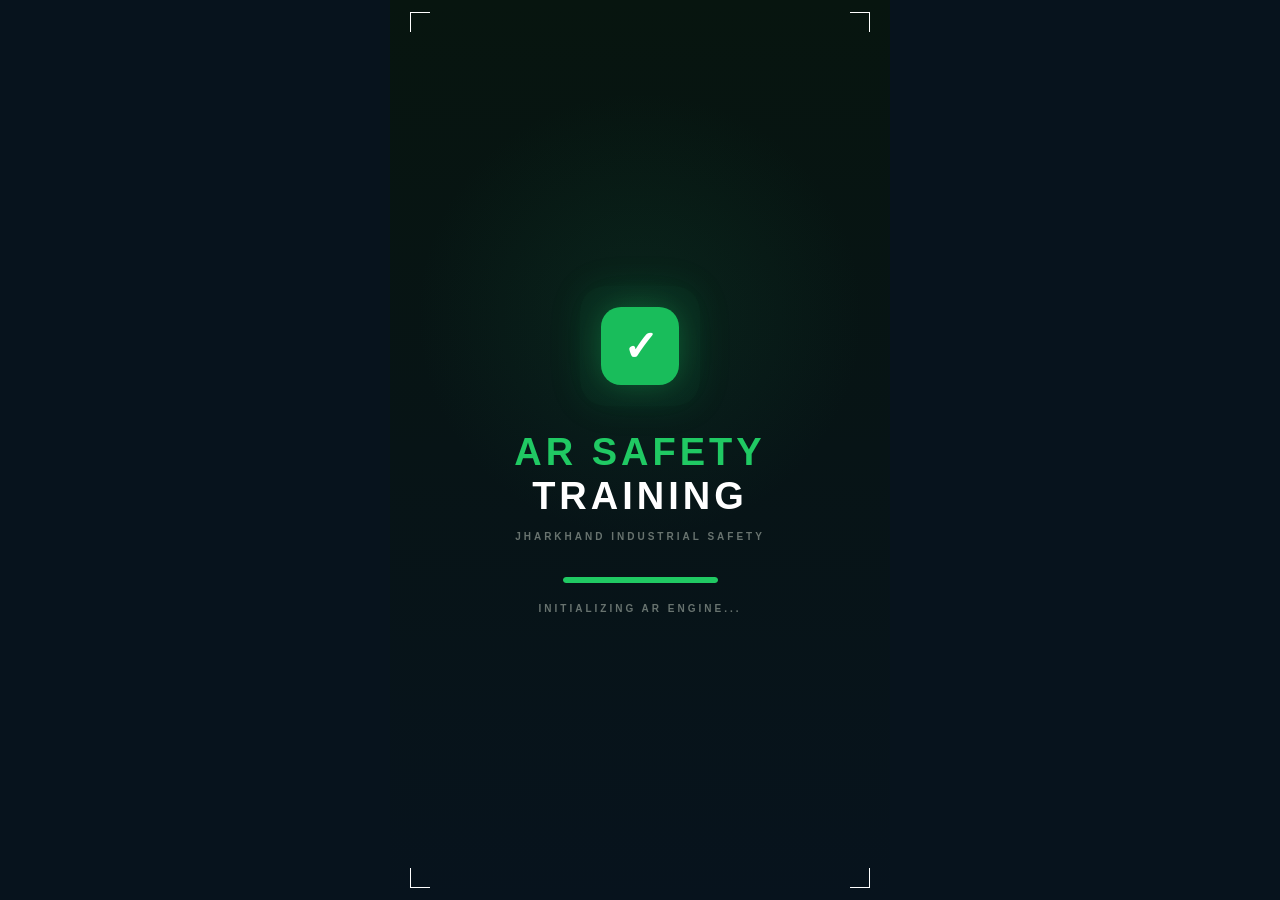
<file: index.html>
<!DOCTYPE html>
<html lang="en">
<head>
    <meta charset="UTF-8">
    <meta name="viewport" content="width=device-width, initial-scale=1.0">
    <title>AR Safety Training</title>
    <link rel="stylesheet" href="splash.css">
</head>

<body>

<div class="splash-container">

    <div class="corner top-left"></div>
    <div class="corner top-right"></div>
    <div class="corner bottom-left"></div>
    <div class="corner bottom-right"></div>

    <div class="shield-box">
        <div class="shield">✓</div>
    </div>

    <h1>
        <span>AR SAFETY</span><br>
        TRAINING
    </h1>

    <p class="subtitle">JHARKHAND INDUSTRIAL SAFETY</p>

    <div class="progress-container">
        <div class="progress-bar"></div>
    </div>

    <p class="loading-text">INITIALIZING AR ENGINE...</p>

</div>

<script>
    setTimeout(function () {
        window.location.href = "auth.html";
    }, 10000);
</script>

</body>
</html>
</file>
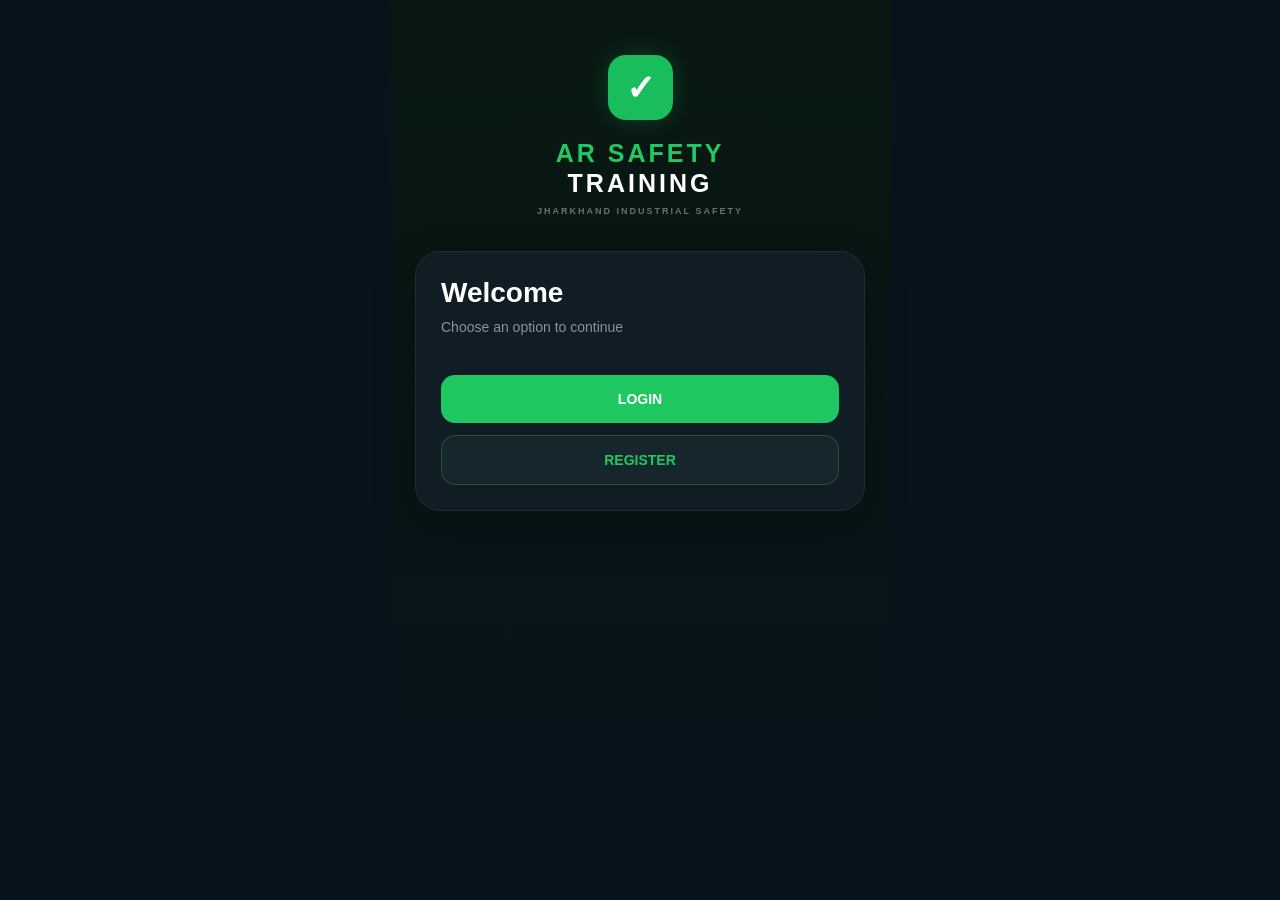
<file: auth.html>
<!DOCTYPE html>
<html lang="en">
<head>
    <meta charset="UTF-8">
    <meta name="viewport" content="width=device-width, initial-scale=1.0">
    <title>AR Safety Training - Login</title>
    <link rel="stylesheet" href="auth.css">
</head>

<body>

<div class="app">

    <div class="logo-section">
        <div class="logo-box">✓</div>

        <h1>
            <span>AR SAFETY</span><br>
            TRAINING
        </h1>

        <p>JHARKHAND INDUSTRIAL SAFETY</p>
    </div>

    <!-- LOGIN / REGISTER SELECTION -->

    <div id="choiceScreen" class="screen">

        <h2>Welcome</h2>

        <p class="description">
            Choose an option to continue
        </p>

        <button class="primary-btn" onclick="showLogin()">
            LOGIN
        </button>

        <button class="secondary-btn" onclick="showRegister()">
            REGISTER
        </button>

    </div>


    <!-- LOGIN SCREEN -->

    <div id="loginScreen" class="screen hidden">

        <button class="back-btn" onclick="showChoice()">← Back</button>

        <h2>Login</h2>

        <p class="description">
            Login using your registered email or phone number
        </p>

        <label>Email or Phone Number</label>

        <input
            type="text"
            id="loginIdentifier"
            placeholder="Enter email or phone number"
        >

        <label>Password</label>

        <input
            type="password"
            id="loginPassword"
            placeholder="Enter password"
        >

        <p id="loginError" class="error"></p>

        <button class="primary-btn" onclick="loginUser()">
            LOGIN
        </button>

        <p class="switch-text">
            Don't have an account?
            <span onclick="showRegister()">Register</span>
        </p>

    </div>


    <!-- REGISTER SCREEN -->

    <div id="registerScreen" class="screen hidden">

        <button class="back-btn" onclick="showChoice()">← Back</button>

        <h2>Create Account</h2>

        <p class="description">
            Register to start your safety training
        </p>

        <label>Full Name</label>

        <input
            type="text"
            id="registerName"
            placeholder="Enter your full name"
        >

        <label>Username</label>

        <input
            type="text"
            id="registerUsername"
            placeholder="Choose a unique username"
        >

        <small>
            Username must be unique
        </small>

        <label>Email ID</label>

        <input
            type="email"
            id="registerEmail"
            placeholder="example@email.com"
        >

        <label>Phone Number</label>

        <input
            type="tel"
            id="registerPhone"
            placeholder="10 digit phone number"
            maxlength="10"
        >

        <p class="verify-note">
            At least one valid Email ID or Phone Number is required.
        </p>

        <button class="primary-btn" onclick="verifyContact()">
            VERIFY EMAIL / PHONE
        </button>

        <p id="registerError" class="error"></p>

    </div>


    <!-- OTP SCREEN -->

    <div id="otpScreen" class="screen hidden">

        <button class="back-btn" onclick="showRegister()">← Back</button>

        <h2>Verify Contact</h2>

        <p class="description">
            Enter the OTP sent to your verified contact
        </p>

        <div class="otp-demo">
            Demo OTP:
            <strong id="demoOtp"></strong>
        </div>

        <input
            type="text"
            id="otpInput"
            placeholder="Enter 6 digit OTP"
            maxlength="6"
        >

        <p id="otpError" class="error"></p>

        <button class="primary-btn" onclick="verifyOtp()">
            VERIFY OTP
        </button>

    </div>


    <!-- PASSWORD SCREEN -->

    <div id="passwordScreen" class="screen hidden">

        <h2>Set Password</h2>

        <p class="description">
            Create a strong password for your account
        </p>

        <label>Password</label>

        <input
            type="password"
            id="newPassword"
            placeholder="Create password"
        >

        <div class="password-rules">
            <p id="ruleLength">✗ At least 8 characters</p>
            <p id="ruleLetter">✗ At least 1 alphabet</p>
            <p id="ruleNumber">✗ At least 1 number</p>
            <p id="ruleSpecial">✗ At least 1 special character</p>
        </div>

        <label>Confirm Password</label>

        <input
            type="password"
            id="confirmPassword"
            placeholder="Re-enter password"
        >

        <p id="passwordError" class="error"></p>

        <button class="primary-btn" onclick="completeRegistration()">
            CREATE ACCOUNT
        </button>

    </div>

</div>

<script src="auth.js"></script>

</body>
</html>
</file>
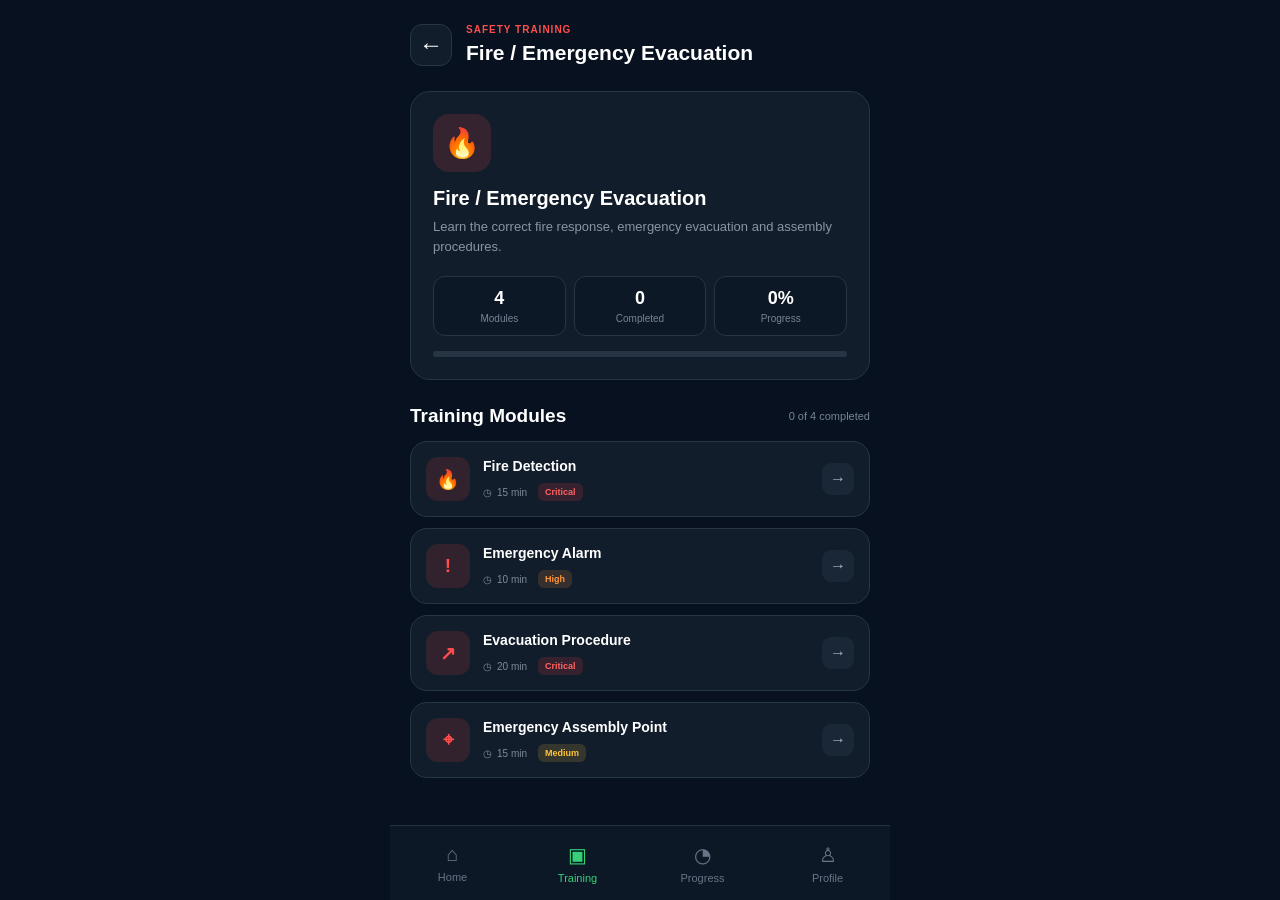
<file: fire-emergency.html>
<!DOCTYPE html>
<html lang="en">
<head>
    <meta charset="UTF-8">
    <meta name="viewport" content="width=device-width, initial-scale=1.0">
    <title>Fire Emergency Evacuation</title>
    <link rel="stylesheet" href="scenario.css">
</head>

<body>

<div class="app-container">

    <header class="header">

        <button class="back-btn" onclick="goBack()">←</button>

        <div>
            <p class="page-label fire-label">SAFETY TRAINING</p>
            <h1>Fire / Emergency Evacuation</h1>
        </div>

    </header>


    <main>

        <!-- Scenario Banner -->
        <section class="scenario-banner fire-theme">

            <div class="scenario-icon fire-icon">🔥</div>

            <div class="banner-content">

                <h2>Fire / Emergency Evacuation</h2>

                <p>
                    Learn the correct fire response, emergency evacuation
                    and assembly procedures.
                </p>

                <div class="stats-row">

                    <div class="info-box">
                        <strong>4</strong>
                        <span>Modules</span>
                    </div>

                    <div class="info-box">
                        <strong>0</strong>
                        <span>Completed</span>
                    </div>

                    <div class="info-box">
                        <strong>0%</strong>
                        <span>Progress</span>
                    </div>

                </div>

                <div class="progress-bar">
                    <div class="progress fire-progress"></div>
                </div>

            </div>

        </section>


        <!-- Modules -->
        <section class="modules-section">

            <div class="section-heading">
                <h2>Training Modules</h2>
                <span>0 of 4 completed</span>
            </div>


            <div class="module-card"
                 onclick="openInstructions('Fire Detection')">

                <div class="module-icon fire-module-icon">🔥</div>

                <div class="module-details">
                    <h3>Fire Detection</h3>

                    <div class="module-meta">
                        <span>◷</span>
                        <span>15 min</span>
                        <span class="priority critical">Critical</span>
                    </div>
                </div>

                <div class="module-action">→</div>

            </div>


            <div class="module-card"
                 onclick="openInstructions('Emergency Alarm')">

                <div class="module-icon fire-module-icon">!</div>

                <div class="module-details">
                    <h3>Emergency Alarm</h3>

                    <div class="module-meta">
                        <span>◷</span>
                        <span>10 min</span>
                        <span class="priority high">High</span>
                    </div>
                </div>

                <div class="module-action">→</div>

            </div>


            <div class="module-card"
                 onclick="openInstructions('Evacuation Procedure')">

                <div class="module-icon fire-module-icon">↗</div>

                <div class="module-details">
                    <h3>Evacuation Procedure</h3>

                    <div class="module-meta">
                        <span>◷</span>
                        <span>20 min</span>
                        <span class="priority critical">Critical</span>
                    </div>
                </div>

                <div class="module-action">→</div>

            </div>


            <div class="module-card"
                 onclick="openInstructions('Emergency Assembly Point')">

                <div class="module-icon fire-module-icon">⌖</div>

                <div class="module-details">
                    <h3>Emergency Assembly Point</h3>

                    <div class="module-meta">
                        <span>◷</span>
                        <span>15 min</span>
                        <span class="priority medium">Medium</span>
                    </div>
                </div>

                <div class="module-action">→</div>

            </div>

        </section>

    </main>


    <nav class="bottom-nav">

        <div class="nav-item" onclick="goHome()">
            <span>⌂</span>
            <p>Home</p>
        </div>

        <div class="nav-item active fire-active">
            <span>▣</span>
            <p>Training</p>
        </div>

        <div class="nav-item">
            <span>◔</span>
            <p>Progress</p>
        </div>

        <div class="nav-item">
            <span>♙</span>
            <p>Profile</p>
        </div>

    </nav>

</div>


<script>

function goBack() {
    window.location.href = "training.html";
}

function goHome() {
    window.location.href = "home.html";
}

function openInstructions(module) {

    localStorage.setItem("selectedModule", module);
    localStorage.setItem("selectedScenario", "Fire / Emergency Evacuation");

    window.location.href = "instructions.html";
}

</script>

</body>
</html>
</file>
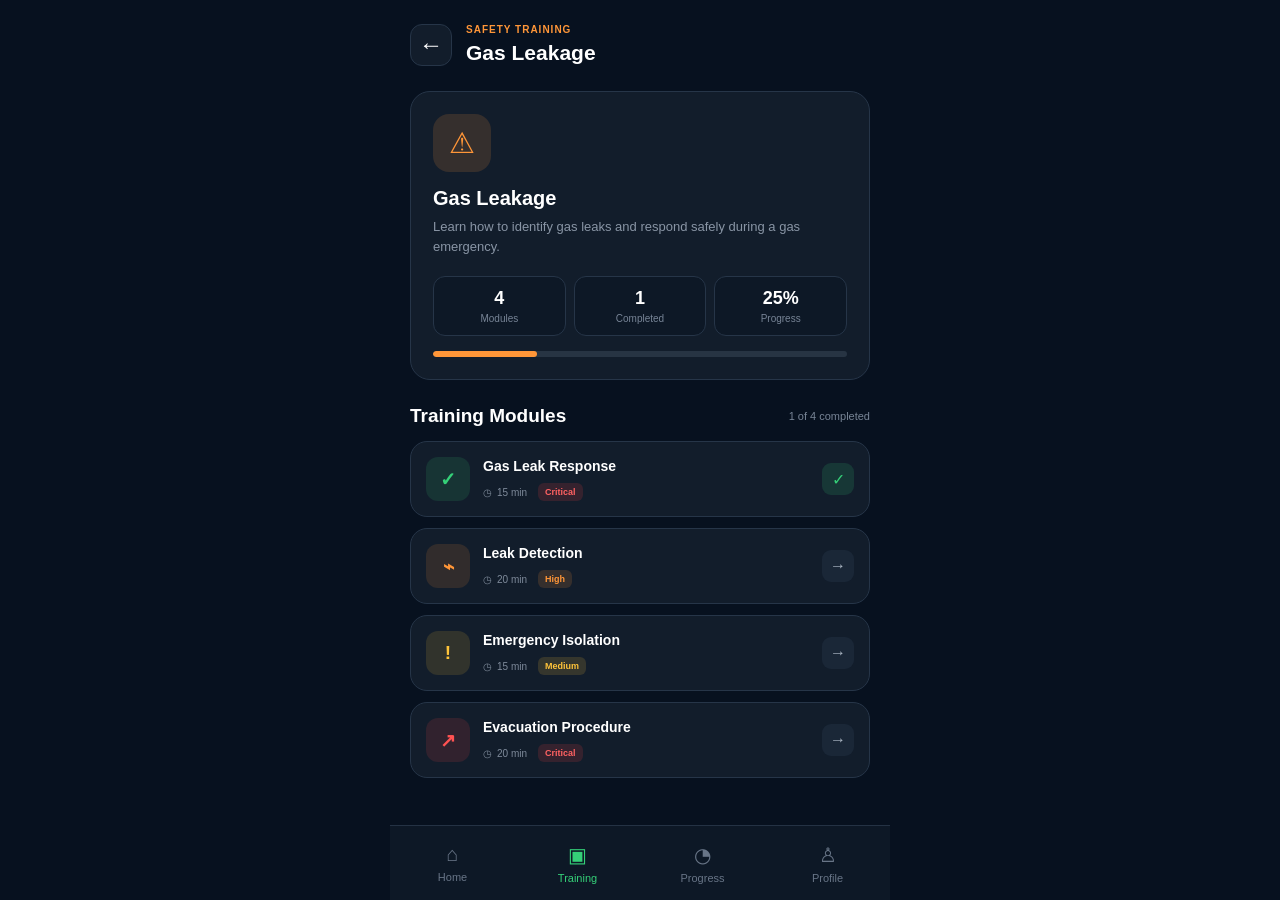
<file: gas-leakage.html>
<!DOCTYPE html>
<html lang="en">
<head>
    <meta charset="UTF-8">
    <meta name="viewport" content="width=device-width, initial-scale=1.0">
    <title>Gas Leakage</title>
    <link rel="stylesheet" href="scenario.css">
</head>

<body>

<div class="app-container">

    <header class="header">
        <button class="back-btn" onclick="goBack()">←</button>

        <div>
            <p class="page-label">SAFETY TRAINING</p>
            <h1>Gas Leakage</h1>
        </div>
    </header>


    <main>

        <!-- Scenario Banner -->
        <section class="scenario-banner gas-theme">

            <div class="scenario-icon">⚠</div>

            <div class="banner-content">
                <h2>Gas Leakage</h2>

                <p>
                    Learn how to identify gas leaks and respond safely
                    during a gas emergency.
                </p>

                <div class="stats-row">

                    <div class="info-box">
                        <strong>4</strong>
                        <span>Modules</span>
                    </div>

                    <div class="info-box">
                        <strong>1</strong>
                        <span>Completed</span>
                    </div>

                    <div class="info-box">
                        <strong>25%</strong>
                        <span>Progress</span>
                    </div>

                </div>

                <div class="progress-bar">
                    <div class="progress gas-progress"></div>
                </div>

            </div>

        </section>


        <!-- Modules -->
        <section class="modules-section">

            <div class="section-heading">
                <h2>Training Modules</h2>
                <span>1 of 4 completed</span>
            </div>


            <div class="module-card completed"
                 onclick="openInstructions('Gas Leak Response')">

                <div class="module-icon completed-icon">✓</div>

                <div class="module-details">
                    <h3>Gas Leak Response</h3>

                    <div class="module-meta">
                        <span>◷</span>
                        <span>15 min</span>
                        <span class="priority critical">Critical</span>
                    </div>
                </div>

                <div class="module-action completed-action">✓</div>

            </div>


            <div class="module-card"
                 onclick="openInstructions('Leak Detection')">

                <div class="module-icon gas-icon">⌁</div>

                <div class="module-details">
                    <h3>Leak Detection</h3>

                    <div class="module-meta">
                        <span>◷</span>
                        <span>20 min</span>
                        <span class="priority high">High</span>
                    </div>
                </div>

                <div class="module-action">→</div>

            </div>


            <div class="module-card"
                 onclick="openInstructions('Emergency Isolation')">

                <div class="module-icon medium-icon">!</div>

                <div class="module-details">
                    <h3>Emergency Isolation</h3>

                    <div class="module-meta">
                        <span>◷</span>
                        <span>15 min</span>
                        <span class="priority medium">Medium</span>
                    </div>
                </div>

                <div class="module-action">→</div>

            </div>


            <div class="module-card"
                 onclick="openInstructions('Evacuation Procedure')">

                <div class="module-icon danger-icon">↗</div>

                <div class="module-details">
                    <h3>Evacuation Procedure</h3>

                    <div class="module-meta">
                        <span>◷</span>
                        <span>20 min</span>
                        <span class="priority critical">Critical</span>
                    </div>
                </div>

                <div class="module-action">→</div>

            </div>

        </section>

    </main>


    <nav class="bottom-nav">

        <div class="nav-item" onclick="goHome()">
            <span>⌂</span>
            <p>Home</p>
        </div>

        <div class="nav-item active">
            <span>▣</span>
            <p>Training</p>
        </div>

        <div class="nav-item">
            <span>◔</span>
            <p>Progress</p>
        </div>

        <div class="nav-item">
            <span>♙</span>
            <p>Profile</p>
        </div>

    </nav>

</div>


<script>

function goBack() {
    window.location.href = "training.html";
}

function goHome() {
    window.location.href = "home.html";
}

function openInstructions(module) {
    localStorage.setItem("selectedModule", module);
    localStorage.setItem("selectedScenario", "Gas Leakage");

    window.location.href = "instructions.html";
}

</script>

</body>
</html>
</file>
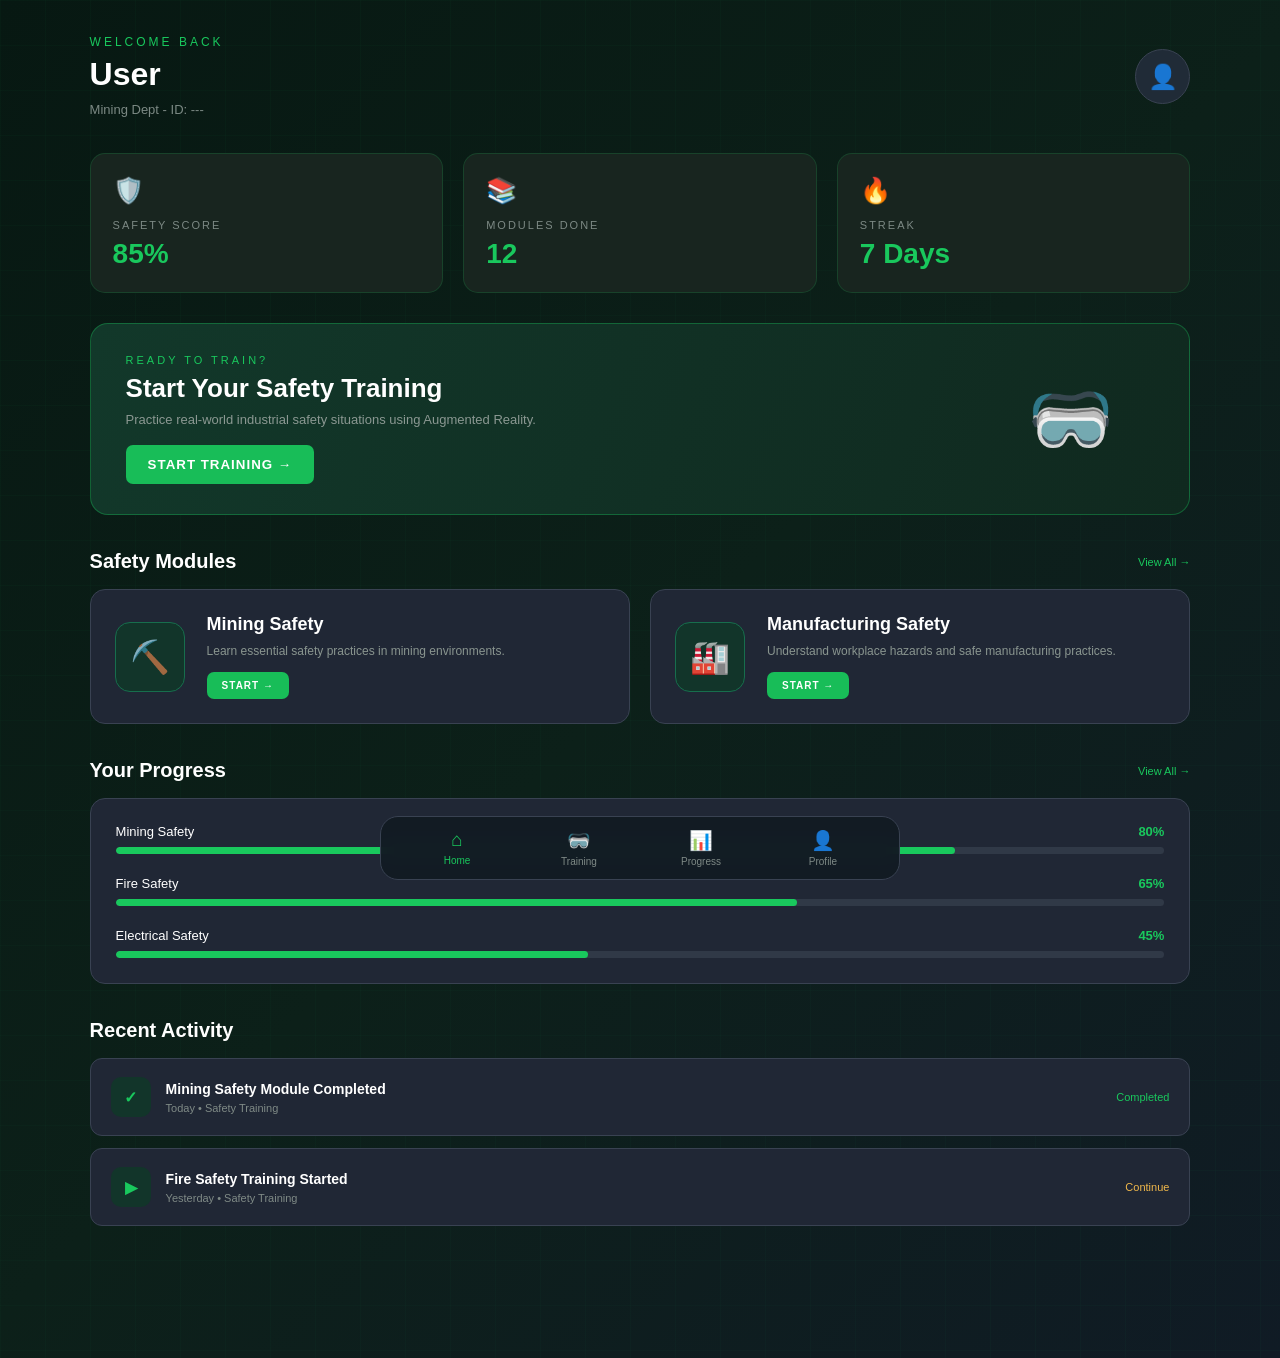
<file: home.html>
<!DOCTYPE html>
<html lang="en">

<head>

    <meta charset="UTF-8">
    <meta name="viewport" content="width=device-width, initial-scale=1.0">

    <title>AR Safety Training</title>

    <link rel="stylesheet" href="home.css">

</head>

<body>

<div class="home-screen">

    <!-- HEADER -->
    <header class="header">

        <div class="welcome">

            <p id="welcomeText">WELCOME BACK</p>

            <h1 id="userName">User</h1>

            <span>
                <span id="departmentText">Mining Dept - ID:</span>
                <span id="userId">---</span>
            </span>

        </div>

        <div class="profile-avatar">
            👤
        </div>

    </header>


    <!-- STATISTICS -->

    <section class="statistics">

        <div class="stat-card">
            <div class="stat-icon">🛡️</div>
            <p id="scoreText">SAFETY SCORE</p>
            <h2>85%</h2>
        </div>

        <div class="stat-card">
            <div class="stat-icon">📚</div>
            <p id="modulesText">MODULES DONE</p>
            <h2>12</h2>
        </div>

        <div class="stat-card">
            <div class="stat-icon">🔥</div>
            <p id="streakText">STREAK</p>
            <h2 id="daysText">7 Days</h2>
        </div>

    </section>


    <!-- START TRAINING -->

    <section class="training-banner">

        <div class="training-content">

            <p id="readyText">READY TO TRAIN?</p>

            <h2 id="trainingTitle">
                Start Your Safety Training
            </h2>

            <span id="trainingDescription">
                Practice real-world industrial safety situations
                using Augmented Reality.
            </span>

            <button onclick="startTraining()" id="startButton">
                START TRAINING →
            </button>

        </div>

        <div class="training-icon">
            🥽
        </div>

    </section>


    <!-- SAFETY MODULES -->

    <section class="section">

        <div class="section-heading">

            <h2 id="modulesTitle">
                Safety Modules
            </h2>

            <span id="viewAllModules">
                View All →
            </span>

        </div>


        <div class="module-container">

            <div class="module-card">

                <div class="module-icon">
                    ⛏️
                </div>

                <div class="module-info">

                    <h3 id="miningTitle">
                        Mining Safety
                    </h3>

                    <p id="miningDescription">
                        Learn essential safety practices
                        in mining environments.
                    </p>

                    <button id="miningButton">
                        START →
                    </button>

                </div>

            </div>


            <div class="module-card">

                <div class="module-icon">
                    🏭
                </div>

                <div class="module-info">

                    <h3 id="manufacturingTitle">
                        Manufacturing Safety
                    </h3>

                    <p id="manufacturingDescription">
                        Understand workplace hazards
                        and safe manufacturing practices.
                    </p>

                    <button id="manufacturingButton">
                        START →
                    </button>

                </div>

            </div>

        </div>

    </section>


    <!-- YOUR PROGRESS -->

    <section class="section">

        <div class="section-heading">

            <h2 id="progressTitle">
                Your Progress
            </h2>

            <span id="viewAllProgress">
                View All →
            </span>

        </div>


        <div class="progress-card">

            <div class="progress-item">

                <div class="progress-title">

                    <span id="miningProgress">
                        Mining Safety
                    </span>

                    <b>80%</b>

                </div>

                <div class="progress-bar">

                    <div class="progress-fill"
                         style="width:80%">
                    </div>

                </div>

            </div>


            <div class="progress-item">

                <div class="progress-title">

                    <span id="fireProgress">
                        Fire Safety
                    </span>

                    <b>65%</b>

                </div>

                <div class="progress-bar">

                    <div class="progress-fill"
                         style="width:65%">
                    </div>

                </div>

            </div>


            <div class="progress-item">

                <div class="progress-title">

                    <span id="electricalProgress">
                        Electrical Safety
                    </span>

                    <b>45%</b>

                </div>

                <div class="progress-bar">

                    <div class="progress-fill"
                         style="width:45%">
                    </div>

                </div>

            </div>

        </div>

    </section>


    <!-- RECENT ACTIVITY -->

    <section class="section">

        <div class="section-heading">

            <h2 id="activityTitle">
                Recent Activity
            </h2>

        </div>


        <div class="activity-card">

            <div class="activity-icon">
                ✓
            </div>

            <div class="activity-info">

                <h3 id="activityOne">
                    Mining Safety Module Completed
                </h3>

                <p id="activityOneTime">
                    Today • Safety Training
                </p>

            </div>

            <span class="completed"
                  id="completedText">
                Completed
            </span>

        </div>


        <div class="activity-card">

            <div class="activity-icon">
                ▶
            </div>

            <div class="activity-info">

                <h3 id="activityTwo">
                    Fire Safety Training Started
                </h3>

                <p id="activityTwoTime">
                    Yesterday • Safety Training
                </p>

            </div>

            <span class="continue"
                  id="continueText">
                Continue
            </span>

        </div>

    </section>


    <!-- BOTTOM NAVIGATION -->

    <nav class="bottom-nav">

        <div class="nav-item active">

            <span>⌂</span>

            <p id="homeNav">Home</p>

        </div>

        <div class="nav-item">

            <span>🥽</span>

            <p id="trainingNav">Training</p>

        </div>

        <div class="nav-item">

            <span>📊</span>

            <p id="progressNav">Progress</p>

        </div>

        <div class="nav-item">

            <span>👤</span>

            <p id="profileNav">Profile</p>

        </div>

    </nav>

</div>


<script>

/* USER DETAILS */

const username = localStorage.getItem("username");

const selectedLanguage =
    localStorage.getItem("selectedLanguage");


if (username) {

    document.getElementById("userName").textContent = username;

    document.getElementById("userId").textContent = username;

}


/* LANGUAGE */

const translations = {

    English: {

        welcome: "WELCOME BACK",
        department: "Mining Dept - ID:",

        score: "SAFETY SCORE",
        modules: "MODULES DONE",
        streak: "STREAK",
        days: "7 Days",

        ready: "READY TO TRAIN?",
        trainingTitle: "Start Your Safety Training",

        trainingDescription:
        "Practice real-world industrial safety situations using Augmented Reality.",

        start: "START TRAINING →",

        modulesTitle: "Safety Modules",
        viewAll: "View All →",

        mining: "Mining Safety",

        miningDescription:
        "Learn essential safety practices in mining environments.",

        manufacturing: "Manufacturing Safety",

        manufacturingDescription:
        "Understand workplace hazards and safe manufacturing practices.",

        progress: "Your Progress",

        fire: "Fire Safety",
        electrical: "Electrical Safety",

        activity: "Recent Activity",

        activityOne:
        "Mining Safety Module Completed",

        activityOneTime:
        "Today • Safety Training",

        completed: "Completed",

        activityTwo:
        "Fire Safety Training Started",

        activityTwoTime:
        "Yesterday • Safety Training",

        continue: "Continue",

        home: "Home",
        training: "Training",
        progressNav: "Progress",
        profile: "Profile"
    },


    Hindi: {

        welcome: "वापसी पर स्वागत है",
        department: "माइनिंग विभाग - आईडी:",

        score: "सुरक्षा स्कोर",
        modules: "पूर्ण मॉड्यूल",
        streak: "लगातार दिन",
        days: "7 दिन",

        ready: "प्रशिक्षण के लिए तैयार?",
        trainingTitle: "अपना सुरक्षा प्रशिक्षण शुरू करें",

        trainingDescription:
        "ऑगमेंटेड रियलिटी का उपयोग करके वास्तविक सुरक्षा परिस्थितियों का अभ्यास करें।",

        start: "प्रशिक्षण शुरू करें →",

        modulesTitle: "सुरक्षा मॉड्यूल",
        viewAll: "सभी देखें →",

        mining: "खनन सुरक्षा",

        miningDescription:
        "खनन वातावरण में आवश्यक सुरक्षा प्रक्रियाएं सीखें।",

        manufacturing: "विनिर्माण सुरक्षा",

        manufacturingDescription:
        "कार्यस्थल के खतरों और सुरक्षित विनिर्माण प्रक्रियाओं को समझें।",

        progress: "आपकी प्रगति",

        fire: "अग्नि सुरक्षा",
        electrical: "विद्युत सुरक्षा",

        activity: "हाल की गतिविधि",

        activityOne:
        "खनन सुरक्षा मॉड्यूल पूरा हुआ",

        activityOneTime:
        "आज • सुरक्षा प्रशिक्षण",

        completed: "पूर्ण",

        activityTwo:
        "अग्नि सुरक्षा प्रशिक्षण शुरू हुआ",

        activityTwoTime:
        "कल • सुरक्षा प्रशिक्षण",

        continue: "जारी रखें",

        home: "होम",
        training: "प्रशिक्षण",
        progressNav: "प्रगति",
        profile: "प्रोफ़ाइल"
    },


    Tamil: {

        welcome: "மீண்டும் வரவேற்கிறோம்",
        department: "சுரங்கத் துறை - ID:",

        score: "பாதுகாப்பு மதிப்பெண்",
        modules: "முடிக்கப்பட்ட தொகுதிகள்",
        streak: "தொடர்ச்சி",
        days: "7 நாட்கள்",

        ready: "பயிற்சிக்கு தயாரா?",
        trainingTitle:
        "உங்கள் பாதுகாப்பு பயிற்சியைத் தொடங்குங்கள்",

        trainingDescription:
        "Augmented Reality மூலம் உண்மையான பாதுகாப்பு சூழ்நிலைகளைப் பயிற்சி செய்யுங்கள்.",

        start: "பயிற்சியைத் தொடங்கு →",

        modulesTitle: "பாதுகாப்பு தொகுதிகள்",
        viewAll: "அனைத்தையும் பார்க்க →",

        mining: "சுரங்க பாதுகாப்பு",

        miningDescription:
        "சுரங்க சூழலில் தேவையான பாதுகாப்பு நடைமுறைகளைக் கற்றுக்கொள்ளுங்கள்.",

        manufacturing: "உற்பத்தி பாதுகாப்பு",

        manufacturingDescription:
        "பணியிட அபாயங்கள் மற்றும் பாதுகாப்பான உற்பத்தி நடைமுறைகளைப் புரிந்துகொள்ளுங்கள்.",

        progress: "உங்கள் முன்னேற்றம்",

        fire: "தீ பாதுகாப்பு",
        electrical: "மின் பாதுகாப்பு",

        activity: "சமீபத்திய செயல்பாடு",

        activityOne:
        "சுரங்க பாதுகாப்பு தொகுதி முடிக்கப்பட்டது",

        activityOneTime:
        "இன்று • பாதுகாப்பு பயிற்சி",

        completed: "முடிந்தது",

        activityTwo:
        "தீ பாதுகாப்பு பயிற்சி தொடங்கப்பட்டது",

        activityTwoTime:
        "நேற்று • பாதுகாப்பு பயிற்சி",

        continue: "தொடரவும்",

        home: "முகப்பு",
        training: "பயிற்சி",
        progressNav: "முன்னேற்றம்",
        profile: "சுயவிவரம்"
    }

};


const language =
    translations[selectedLanguage] || translations.English;


/* APPLY LANGUAGE */

document.getElementById("welcomeText").textContent =
language.welcome;

document.getElementById("departmentText").textContent =
language.department;

document.getElementById("scoreText").textContent =
language.score;

document.getElementById("modulesText").textContent =
language.modules;

document.getElementById("streakText").textContent =
language.streak;

document.getElementById("daysText").textContent =
language.days;

document.getElementById("readyText").textContent =
language.ready;

document.getElementById("trainingTitle").textContent =
language.trainingTitle;

document.getElementById("trainingDescription").textContent =
language.trainingDescription;

document.getElementById("startButton").textContent =
language.start;

document.getElementById("modulesTitle").textContent =
language.modulesTitle;

document.getElementById("viewAllModules").textContent =
language.viewAll;

document.getElementById("miningTitle").textContent =
language.mining;

document.getElementById("miningDescription").textContent =
language.miningDescription;

document.getElementById("manufacturingTitle").textContent =
language.manufacturing;

document.getElementById("manufacturingDescription").textContent =
language.manufacturingDescription;

document.getElementById("progressTitle").textContent =
language.progress;

document.getElementById("viewAllProgress").textContent =
language.viewAll;

document.getElementById("miningProgress").textContent =
language.mining;

document.getElementById("fireProgress").textContent =
language.fire;

document.getElementById("electricalProgress").textContent =
language.electrical;

document.getElementById("activityTitle").textContent =
language.activity;

document.getElementById("activityOne").textContent =
language.activityOne;

document.getElementById("activityOneTime").textContent =
language.activityOneTime;

document.getElementById("completedText").textContent =
language.completed;

document.getElementById("activityTwo").textContent =
language.activityTwo;

document.getElementById("activityTwoTime").textContent =
language.activityTwoTime;

document.getElementById("continueText").textContent =
language.continue;

document.getElementById("homeNav").textContent =
language.home;

document.getElementById("trainingNav").textContent =
language.training;

document.getElementById("progressNav").textContent =
language.progressNav;

document.getElementById("profileNav").textContent =
language.profile;


/* START TRAINING */

function startTraining() {

    window.location.href = "training.html";

}

</script>

</body>
</html>
</file>
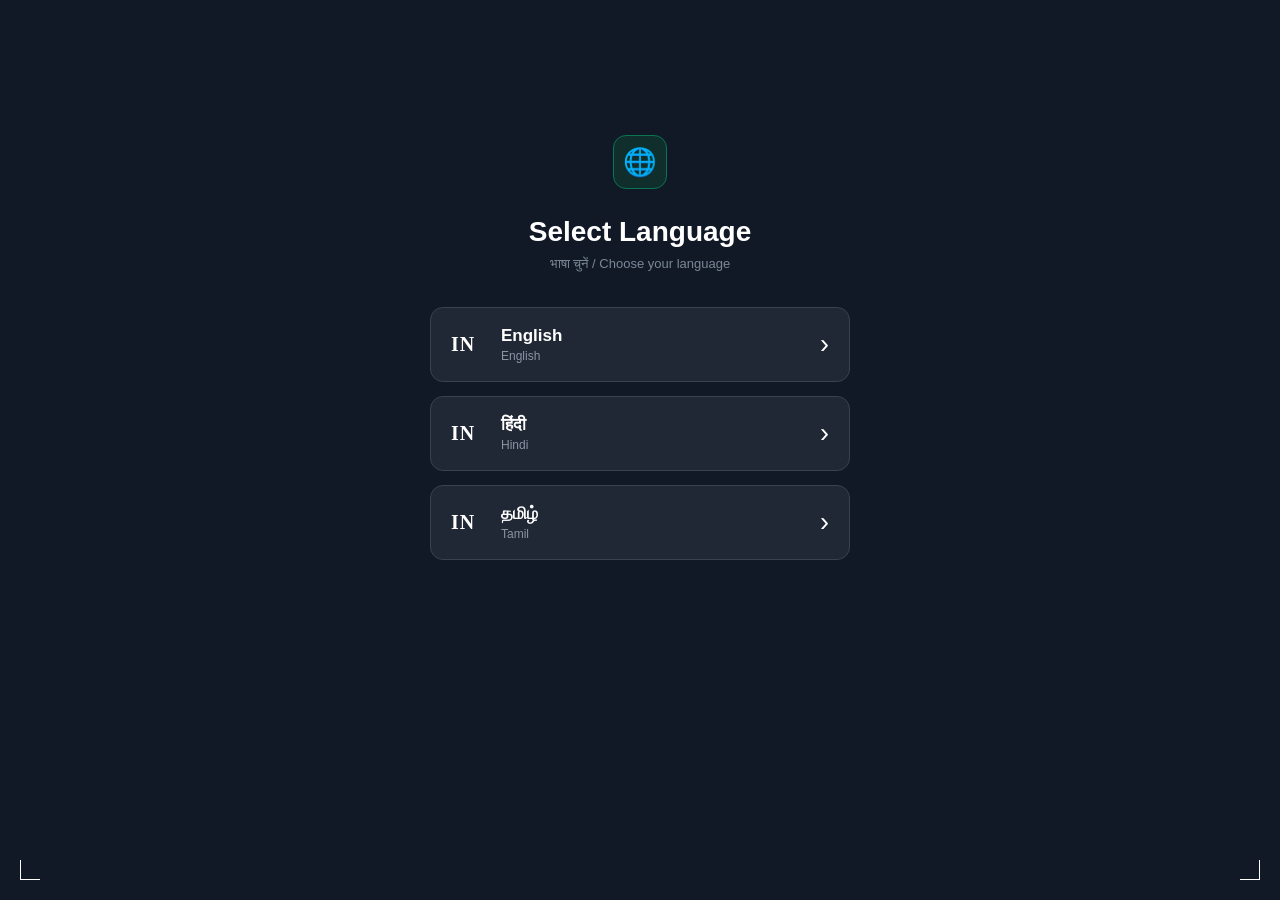
<file: language.html>
<!DOCTYPE html>
<html lang="en">

<head>

    <meta charset="UTF-8">

    <meta name="viewport" content="width=device-width, initial-scale=1.0">

    <title>Select Language</title>

    <link rel="stylesheet" href="language.css">

</head>


<body>


    <div class="phone">

        <div class="screen">


            <!-- LANGUAGE ICON -->

            <div class="language-icon">
                🌐
            </div>


            <!-- HEADING -->

            <div class="heading">

                <h1>Select Language</h1>

                <p>भाषा चुनें / Choose your language</p>

            </div>


            <!-- LANGUAGE OPTIONS -->

            <div class="languages">


                <!-- ENGLISH -->

                <div class="language-card"
                     onclick="selectLanguage('English')">

                    <div class="country-code">
                        IN
                    </div>

                    <div class="language-name">

                        <h2>English</h2>

                        <p>English</p>

                    </div>

                    <div class="arrow">
                        ›
                    </div>

                </div>



                <!-- HINDI -->

                <div class="language-card"
                     onclick="selectLanguage('Hindi')">

                    <div class="country-code">
                        IN
                    </div>

                    <div class="language-name">

                        <h2>हिंदी</h2>

                        <p>Hindi</p>

                    </div>

                    <div class="arrow">
                        ›
                    </div>

                </div>



                <!-- TAMIL -->

                <div class="language-card"
                     onclick="selectLanguage('Tamil')">

                    <div class="country-code">
                        IN
                    </div>

                    <div class="language-name">

                        <h2>தமிழ்</h2>

                        <p>Tamil</p>

                    </div>

                    <div class="arrow">
                        ›
                    </div>

                </div>


            </div>


            <!-- BOTTOM CORNERS -->

            <div class="corner bottom-left"></div>

            <div class="corner bottom-right"></div>


        </div>

    </div>


    <!-- LANGUAGE SELECTION -->

    <script>

        function selectLanguage(language) {

            // Save selected language
            localStorage.setItem("selectedLanguage", language);

            // Open Home Screen
            window.location.href = "home.html";

        }

    </script>


</body>

</html>
</file>
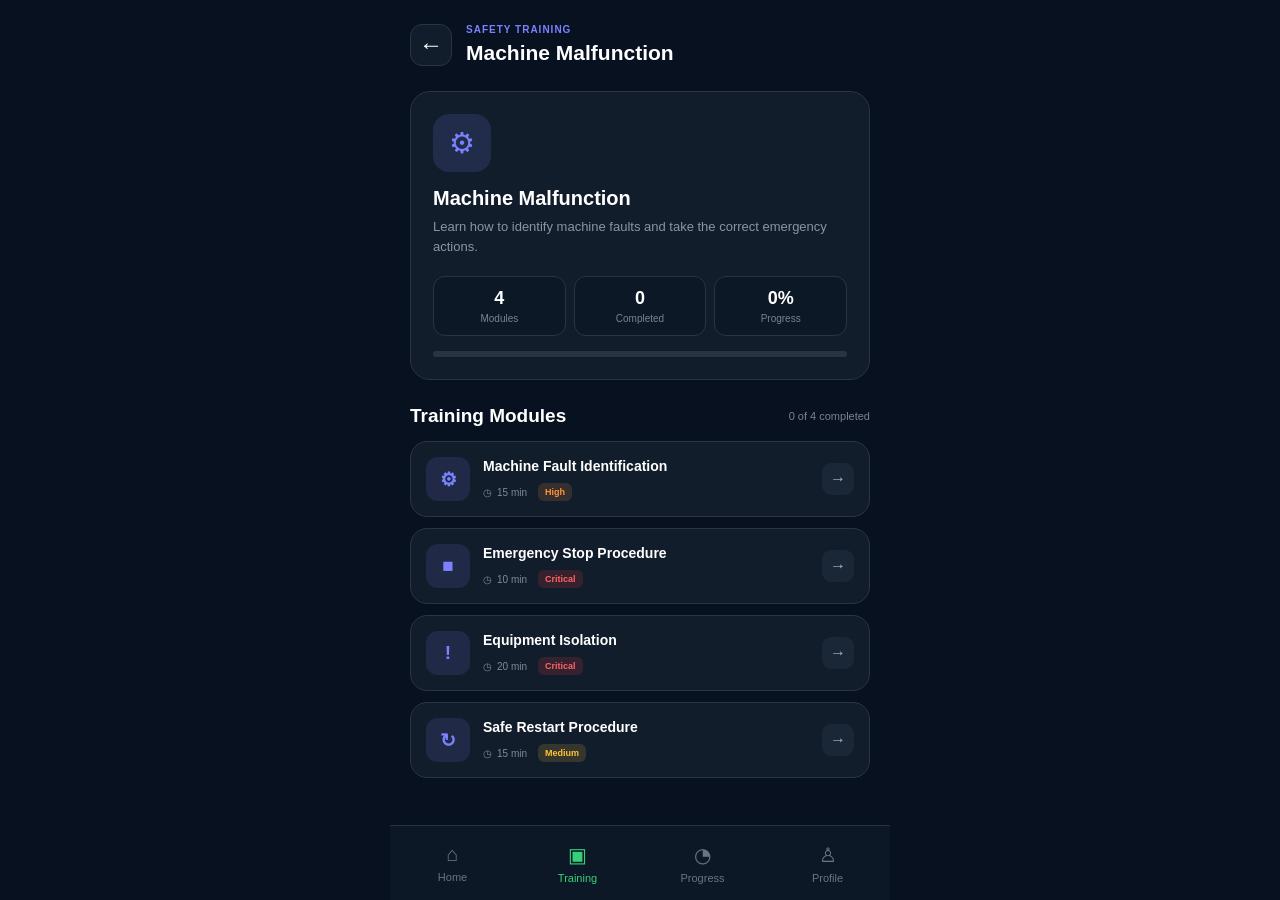
<file: machine-malfunction.html>
<!DOCTYPE html>
<html lang="en">
<head>
    <meta charset="UTF-8">
    <meta name="viewport" content="width=device-width, initial-scale=1.0">
    <title>Machine Malfunction</title>
    <link rel="stylesheet" href="scenario.css">
</head>

<body>

<div class="app-container">

    <header class="header">

        <button class="back-btn" onclick="goBack()">←</button>

        <div>
            <p class="page-label machine-label">SAFETY TRAINING</p>
            <h1>Machine Malfunction</h1>
        </div>

    </header>


    <main>

        <!-- Scenario Banner -->
        <section class="scenario-banner machine-theme">

            <div class="scenario-icon machine-icon">⚙</div>

            <div class="banner-content">

                <h2>Machine Malfunction</h2>

                <p>
                    Learn how to identify machine faults and take the
                    correct emergency actions.
                </p>

                <div class="stats-row">

                    <div class="info-box">
                        <strong>4</strong>
                        <span>Modules</span>
                    </div>

                    <div class="info-box">
                        <strong>0</strong>
                        <span>Completed</span>
                    </div>

                    <div class="info-box">
                        <strong>0%</strong>
                        <span>Progress</span>
                    </div>

                </div>

                <div class="progress-bar">
                    <div class="progress machine-progress"></div>
                </div>

            </div>

        </section>


        <!-- Modules -->
        <section class="modules-section">

            <div class="section-heading">
                <h2>Training Modules</h2>
                <span>0 of 4 completed</span>
            </div>


            <div class="module-card"
                 onclick="openInstructions('Machine Fault Identification')">

                <div class="module-icon machine-module-icon">⚙</div>

                <div class="module-details">
                    <h3>Machine Fault Identification</h3>

                    <div class="module-meta">
                        <span>◷</span>
                        <span>15 min</span>
                        <span class="priority high">High</span>
                    </div>
                </div>

                <div class="module-action">→</div>

            </div>


            <div class="module-card"
                 onclick="openInstructions('Emergency Stop Procedure')">

                <div class="module-icon machine-module-icon">■</div>

                <div class="module-details">
                    <h3>Emergency Stop Procedure</h3>

                    <div class="module-meta">
                        <span>◷</span>
                        <span>10 min</span>
                        <span class="priority critical">Critical</span>
                    </div>
                </div>

                <div class="module-action">→</div>

            </div>


            <div class="module-card"
                 onclick="openInstructions('Equipment Isolation')">

                <div class="module-icon machine-module-icon">!</div>

                <div class="module-details">
                    <h3>Equipment Isolation</h3>

                    <div class="module-meta">
                        <span>◷</span>
                        <span>20 min</span>
                        <span class="priority critical">Critical</span>
                    </div>
                </div>

                <div class="module-action">→</div>

            </div>


            <div class="module-card"
                 onclick="openInstructions('Safe Restart Procedure')">

                <div class="module-icon machine-module-icon">↻</div>

                <div class="module-details">
                    <h3>Safe Restart Procedure</h3>

                    <div class="module-meta">
                        <span>◷</span>
                        <span>15 min</span>
                        <span class="priority medium">Medium</span>
                    </div>
                </div>

                <div class="module-action">→</div>

            </div>

        </section>

    </main>


    <nav class="bottom-nav">

        <div class="nav-item" onclick="goHome()">
            <span>⌂</span>
            <p>Home</p>
        </div>

        <div class="nav-item active machine-active">
            <span>▣</span>
            <p>Training</p>
        </div>

        <div class="nav-item">
            <span>◔</span>
            <p>Progress</p>
        </div>

        <div class="nav-item">
            <span>♙</span>
            <p>Profile</p>
        </div>

    </nav>

</div>


<script>

function goBack() {
    window.location.href = "training.html";
}

function goHome() {
    window.location.href = "home.html";
}

function openInstructions(module) {

    localStorage.setItem("selectedModule", module);
    localStorage.setItem("selectedScenario", "Machine Malfunction");

    window.location.href = "instructions.html";
}

</script>

</body>
</html>
</file>
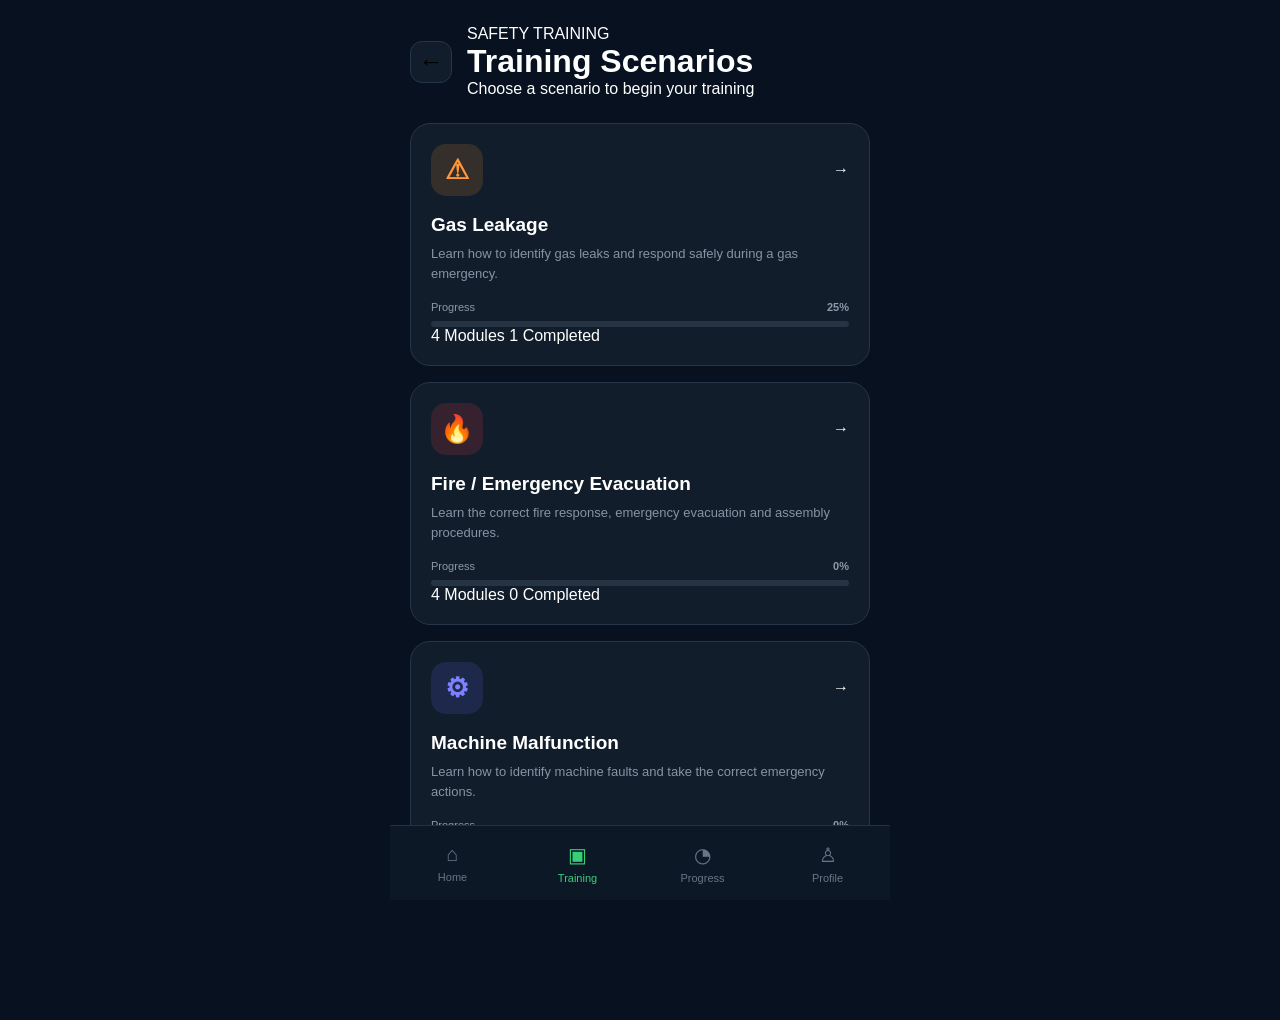
<file: training.html>
<!DOCTYPE html>
<html lang="en">
<head>
    <meta charset="UTF-8">
    <meta name="viewport" content="width=device-width, initial-scale=1.0">
    <title>Training Scenarios</title>
    <link rel="stylesheet" href="training.css">
</head>

<body>

<div class="app-container">

    <!-- Header -->
    <header class="top-header">

        <button class="back-btn" onclick="goHome()">←</button>

        <div class="header-text">
            <p>SAFETY TRAINING</p>
            <h1>Training Scenarios</h1>
            <span>Choose a scenario to begin your training</span>
        </div>

    </header>


    <!-- Scenario Cards -->
    <main class="training-content">


        <!-- GAS LEAKAGE -->
        <div class="scenario-card" onclick="openGasScenario()">

            <div class="scenario-top">

                <div class="scenario-icon gas-icon">
                    ⚠
                </div>

                <div class="scenario-arrow">
                    →
                </div>

            </div>

            <h2>Gas Leakage</h2>

            <p>
                Learn how to identify gas leaks and respond safely
                during a gas emergency.
            </p>

            <div class="progress-info">
                <span>Progress</span>
                <strong>25%</strong>
            </div>

            <div class="progress-bar">
                <div class="gas-progress"></div>
            </div>

            <div class="scenario-bottom">
                <span>4 Modules</span>
                <span>1 Completed</span>
            </div>

        </div>


        <!-- FIRE / EMERGENCY EVACUATION -->
        <div class="scenario-card" onclick="openFireScenario()">

            <div class="scenario-top">

                <div class="scenario-icon fire-icon">
                    🔥
                </div>

                <div class="scenario-arrow">
                    →
                </div>

            </div>

            <h2>Fire / Emergency Evacuation</h2>

            <p>
                Learn the correct fire response, emergency evacuation
                and assembly procedures.
            </p>

            <div class="progress-info">
                <span>Progress</span>
                <strong>0%</strong>
            </div>

            <div class="progress-bar">
                <div class="fire-progress"></div>
            </div>

            <div class="scenario-bottom">
                <span>4 Modules</span>
                <span>0 Completed</span>
            </div>

        </div>


        <!-- MACHINE MALFUNCTION -->
        <div class="scenario-card" onclick="openMachineScenario()">

            <div class="scenario-top">

                <div class="scenario-icon machine-icon">
                    ⚙
                </div>

                <div class="scenario-arrow">
                    →
                </div>

            </div>

            <h2>Machine Malfunction</h2>

            <p>
                Learn how to identify machine faults and take
                the correct emergency actions.
            </p>

            <div class="progress-info">
                <span>Progress</span>
                <strong>0%</strong>
            </div>

            <div class="progress-bar">
                <div class="machine-progress"></div>
            </div>

            <div class="scenario-bottom">
                <span>4 Modules</span>
                <span>0 Completed</span>
            </div>

        </div>

    </main>


    <!-- Bottom Navigation -->
    <nav class="bottom-nav">

        <div class="nav-item" onclick="goHome()">
            <span>⌂</span>
            <p>Home</p>
        </div>

        <div class="nav-item active">
            <span>▣</span>
            <p>Training</p>
        </div>

        <div class="nav-item">
            <span>◔</span>
            <p>Progress</p>
        </div>

        <div class="nav-item">
            <span>♙</span>
            <p>Profile</p>
        </div>

    </nav>

</div>


<script>

function goHome() {
    window.location.href = "home.html";
}

function openGasScenario() {
    window.location.href = "gas-leakage.html";
}

function openFireScenario() {
    window.location.href = "fire-emergency.html";
}

function openMachineScenario() {
    window.location.href = "machine-malfunction.html";
}

</script>

</body>
</html>
</file>
<file: splash.css>
* {
    box-sizing: border-box;
    margin: 0;
    padding: 0;
}

body {
    background: #07131d;
    color: white;
    font-family: Arial, sans-serif;
    min-height: 100vh;
    display: flex;
    justify-content: center;
    align-items: center;
}

.splash-container {
    width: 100%;
    max-width: 500px;
    min-height: 100vh;
    background:
        radial-gradient(circle at 50% 35%, rgba(20, 100, 60, 0.20), transparent 35%),
        linear-gradient(180deg, #07150f, #07131d);
    display: flex;
    flex-direction: column;
    align-items: center;
    justify-content: center;
    position: relative;
    overflow: hidden;
}

/* Corner designs */

.corner {
    width: 20px;
    height: 20px;
    position: absolute;
    border-color: rgba(20, 190, 100, 0.35);
}

.top-left {
    top: 12px;
    left: 20px;
    border-top: 1px solid;
    border-left: 1px solid;
}

.top-right {
    top: 12px;
    right: 20px;
    border-top: 1px solid;
    border-right: 1px solid;
}

.bottom-left {
    bottom: 12px;
    left: 20px;
    border-bottom: 1px solid;
    border-left: 1px solid;
}

.bottom-right {
    bottom: 12px;
    right: 20px;
    border-bottom: 1px solid;
    border-right: 1px solid;
}

/* Shield */

.shield-box {
    width: 120px;
    height: 120px;
    border-radius: 25px;
    background: rgba(20, 150, 75, 0.08);
    display: flex;
    justify-content: center;
    align-items: center;
    box-shadow: 0 0 35px rgba(20, 200, 90, 0.10);
    margin-bottom: 25px;
}

.shield {
    width: 78px;
    height: 78px;
    border-radius: 20px;
    background: #19bd5b;
    display: flex;
    justify-content: center;
    align-items: center;
    font-size: 42px;
    font-weight: bold;
    color: white;
    box-shadow: 0 0 30px rgba(25, 189, 91, 0.35);
}

/* Title */

h1 {
    text-align: center;
    font-size: 38px;
    line-height: 1.15;
    letter-spacing: 4px;
    font-weight: 900;
}

h1 span {
    color: #20c963;
}

.subtitle {
    margin-top: 12px;
    font-size: 10px;
    letter-spacing: 3px;
    color: #68736f;
    font-weight: bold;
}

/* Loading */

.progress-container {
    width: 155px;
    height: 6px;
    background: #173128;
    border-radius: 10px;
    margin-top: 35px;
    overflow: hidden;
}

.progress-bar {
    width: 0%;
    height: 100%;
    background: #20c963;
    border-radius: 10px;
    animation: loading 10s linear forwards;
}

.loading-text {
    margin-top: 20px;
    font-size: 10px;
    letter-spacing: 3px;
    color: #68736f;
    font-weight: bold;
}

@keyframes loading {
    from {
        width: 0%;
    }

    to {
        width: 100%;
    }
}
</file>
<file: auth.css>
* {
    box-sizing: border-box;
    margin: 0;
    padding: 0;
}

body {
    background: #07131d;
    color: white;
    font-family: Arial, sans-serif;
    min-height: 100vh;
}

.app {
    width: 100%;
    max-width: 500px;
    min-height: 100vh;
    margin: auto;
    padding: 35px 25px;
    background: linear-gradient(
        180deg,
        #081810,
        #07131d
    );
}

/* Logo */

.logo-section {
    text-align: center;
    padding-top: 20px;
    margin-bottom: 35px;
}

.logo-box {
    width: 65px;
    height: 65px;
    background: #19bd5b;
    border-radius: 18px;
    margin: auto;
    display: flex;
    justify-content: center;
    align-items: center;
    font-size: 35px;
    font-weight: bold;
    box-shadow: 0 0 25px rgba(25, 189, 91, 0.25);
}

.logo-section h1 {
    margin-top: 18px;
    font-size: 25px;
    line-height: 1.2;
    letter-spacing: 3px;
}

.logo-section h1 span {
    color: #20c963;
}

.logo-section p {
    margin-top: 8px;
    color: #68736f;
    font-size: 9px;
    letter-spacing: 2px;
    font-weight: bold;
}

/* Screens */

.screen {
    background: #101d25;
    border: 1px solid #1b3034;
    border-radius: 25px;
    padding: 25px;
    box-shadow: 0 15px 40px rgba(0, 0, 0, 0.25);
}

.hidden {
    display: none;
}

h2 {
    font-size: 28px;
    margin-bottom: 8px;
}

.description {
    color: #87949a;
    font-size: 14px;
    line-height: 1.5;
    margin-bottom: 25px;
}

/* Buttons */

button {
    border: none;
    cursor: pointer;
    font-weight: bold;
    font-size: 14px;
}

.primary-btn,
.secondary-btn {
    width: 100%;
    padding: 16px;
    border-radius: 14px;
    margin-top: 12px;
}

.primary-btn {
    background: #1fc761;
    color: white;
}

.primary-btn:hover {
    background: #19b456;
}

.secondary-btn {
    background: #17262d;
    color: #1fc761;
    border: 1px solid #28513c;
}

.back-btn {
    background: transparent;
    color: #9ba7ab;
    padding: 0;
    margin-bottom: 25px;
}

/* Form */

label {
    display: block;
    font-size: 12px;
    font-weight: bold;
    color: #d5dddd;
    margin-top: 17px;
    margin-bottom: 8px;
}

input {
    width: 100%;
    padding: 14px;
    background: #0a151c;
    border: 1px solid #26383f;
    border-radius: 12px;
    color: white;
    outline: none;
    font-size: 14px;
}

input:focus {
    border-color: #20c963;
    box-shadow: 0 0 0 2px rgba(32, 201, 99, 0.08);
}

small {
    display: block;
    margin-top: 6px;
    color: #6d7b80;
    font-size: 11px;
}

.verify-note {
    color: #8b999e;
    font-size: 11px;
    line-height: 1.5;
    margin-top: 15px;
}

/* Error */

.error {
    color: #ff6b6b;
    font-size: 12px;
    margin-top: 12px;
    line-height: 1.5;
}

/* Switch */

.switch-text {
    text-align: center;
    color: #758288;
    font-size: 12px;
    margin-top: 20px;
}

.switch-text span {
    color: #20c963;
    font-weight: bold;
    cursor: pointer;
}

/* OTP */

.otp-demo {
    background: #132b20;
    border: 1px solid #24553b;
    color: #91cba7;
    padding: 15px;
    border-radius: 12px;
    text-align: center;
    margin-bottom: 15px;
}

.otp-demo strong {
    display: block;
    font-size: 25px;
    color: #20c963;
    letter-spacing: 5px;
    margin-top: 5px;
}

/* Password rules */

.password-rules {
    background: #0b171e;
    border-radius: 12px;
    padding: 12px;
    margin-top: 12px;
}

.password-rules p {
    font-size: 11px;
    color: #77858a;
    margin: 6px 0;
}
</file>
<file: scenario.css>
* {
    margin: 0;
    padding: 0;
    box-sizing: border-box;
    font-family: Arial, sans-serif;
}

body {
    background: #07111f;
    color: white;
    min-height: 100vh;
}

.app-container {
    width: 100%;
    max-width: 500px;
    min-height: 100vh;
    margin: auto;
    padding-bottom: 90px;
}


/* Header */

.header {
    padding: 24px 20px 20px;
    display: flex;
    align-items: center;
    gap: 14px;
}

.back-btn {
    width: 42px;
    height: 42px;
    border: 1px solid #263548;
    background: #121d2b;
    color: white;
    border-radius: 12px;
    font-size: 24px;
    cursor: pointer;
}

.page-label {
    color: #ff9638;
    font-size: 10px;
    font-weight: bold;
    letter-spacing: 1px;
    margin-bottom: 5px;
}

.fire-label {
    color: #ff4d4d;
}

.machine-label {
    color: #7c82ff;
}

.header h1 {
    font-size: 21px;
    line-height: 1.25;
}


/* Scenario Banner */

.scenario-banner {
    margin: 5px 20px 25px;
    padding: 22px;
    background: #121d2b;
    border: 1px solid #263548;
    border-radius: 20px;
}

.scenario-icon {
    width: 58px;
    height: 58px;
    border-radius: 16px;
    background: rgba(255, 150, 56, 0.15);
    color: #ff9638;
    display: flex;
    align-items: center;
    justify-content: center;
    font-size: 29px;
    margin-bottom: 15px;
}

.fire-icon {
    background: rgba(255, 70, 70, 0.15);
    color: #ff4d4d;
}

.machine-icon {
    background: rgba(124, 130, 255, 0.15);
    color: #7c82ff;
}

.banner-content h2 {
    font-size: 20px;
}

.banner-content p {
    color: #8995a5;
    font-size: 13px;
    line-height: 1.5;
    margin-top: 7px;
}


/* Stats */

.stats-row {
    display: grid;
    grid-template-columns: repeat(3, 1fr);
    gap: 8px;
    margin-top: 20px;
}

.info-box {
    background: #0d1826;
    border: 1px solid #263548;
    border-radius: 12px;
    padding: 11px 5px;
    text-align: center;
}

.info-box strong {
    display: block;
    font-size: 18px;
}

.info-box span {
    display: block;
    color: #778496;
    font-size: 10px;
    margin-top: 4px;
}


/* Progress */

.progress-bar {
    width: 100%;
    height: 6px;
    background: #273443;
    border-radius: 10px;
    margin-top: 15px;
    overflow: hidden;
}

.progress {
    height: 100%;
    border-radius: 10px;
}

.gas-progress {
    width: 25%;
    background: #ff9638;
}

.fire-progress {
    width: 0%;
    background: #ff4d4d;
}

.machine-progress {
    width: 0%;
    background: #7c82ff;
}


/* Modules */

.modules-section {
    padding: 0 20px;
}

.section-heading {
    display: flex;
    justify-content: space-between;
    align-items: center;
    margin-bottom: 14px;
}

.section-heading h2 {
    font-size: 19px;
}

.section-heading span {
    color: #788596;
    font-size: 11px;
}


/* Module Card */

.module-card {
    display: flex;
    align-items: center;
    gap: 13px;
    background: #121d2b;
    border: 1px solid #263548;
    border-radius: 17px;
    padding: 15px;
    margin-bottom: 11px;
    cursor: pointer;
}

.module-card:hover {
    border-color: #3a4b60;
}

.module-icon {
    width: 44px;
    height: 44px;
    min-width: 44px;
    border-radius: 12px;
    display: flex;
    justify-content: center;
    align-items: center;
    font-size: 19px;
    font-weight: bold;
}


/* Gas */

.completed-icon {
    background: rgba(53, 208, 120, 0.13);
    color: #35d078;
}

.gas-icon {
    background: rgba(255, 150, 56, 0.13);
    color: #ff9638;
}

.medium-icon {
    background: rgba(255, 196, 58, 0.13);
    color: #ffc43a;
}

.danger-icon {
    background: rgba(255, 70, 70, 0.13);
    color: #ff5252;
}


/* Fire */

.fire-module-icon {
    background: rgba(255, 70, 70, 0.13);
    color: #ff4d4d;
}


/* Machine */

.machine-module-icon {
    background: rgba(124, 130, 255, 0.13);
    color: #7c82ff;
}


/* Details */

.module-details {
    flex: 1;
    min-width: 0;
}

.module-details h3 {
    font-size: 14px;
    line-height: 1.35;
}

.module-meta {
    display: flex;
    align-items: center;
    flex-wrap: wrap;
    gap: 5px;
    color: #7f8b9b;
    font-size: 10px;
    margin-top: 7px;
}

.priority {
    margin-left: 6px;
    padding: 4px 7px;
    border-radius: 6px;
    font-size: 9px;
    font-weight: bold;
}

.critical {
    background: rgba(255, 65, 65, 0.15);
    color: #ff6262;
}

.high {
    background: rgba(255, 150, 56, 0.15);
    color: #ff9638;
}

.medium {
    background: rgba(255, 196, 58, 0.15);
    color: #ffc43a;
}


/* Action */

.module-action {
    width: 32px;
    height: 32px;
    min-width: 32px;
    border-radius: 9px;
    background: #1a2737;
    display: flex;
    align-items: center;
    justify-content: center;
    color: #aab5c2;
}

.completed-action {
    background: rgba(53, 208, 120, 0.15);
    color: #35d078;
}


/* Bottom Navigation */

.bottom-nav {
    position: fixed;
    bottom: 0;
    left: 50%;
    transform: translateX(-50%);
    width: 100%;
    max-width: 500px;
    height: 75px;
    background: #0d1826;
    border-top: 1px solid #243244;
    display: grid;
    grid-template-columns: repeat(4, 1fr);
    z-index: 100;
}

.nav-item {
    display: flex;
    flex-direction: column;
    justify-content: center;
    align-items: center;
    color: #687587;
    cursor: pointer;
    gap: 5px;
}

.nav-item span {
    font-size: 20px;
}

.nav-item p {
    font-size: 11px;
}

.nav-item.active {
    color: #35d078;
}
</file>
<file: home.css>
* {
    margin: 0;
    padding: 0;
    box-sizing: border-box;
}

body {
    min-height: 100vh;
    background: #07130f;
    font-family: Arial, sans-serif;
    color: white;
}


/* MAIN SCREEN */

.home-screen {
    min-height: 100vh;
    padding: 35px 7% 120px;

    background:
        linear-gradient(
            135deg,
            #071812,
            #0c2019 50%,
            #101b25
        );

    position: relative;
}


/* GRID BACKGROUND */

.home-screen::before {
    content: "";

    position: absolute;
    inset: 0;

    opacity: 0.15;

    background-image:
        linear-gradient(
            rgba(30,190,100,.2) 1px,
            transparent 1px
        ),
        linear-gradient(
            90deg,
            rgba(30,190,100,.2) 1px,
            transparent 1px
        );

    background-size: 45px 45px;

    pointer-events: none;
}


/* HEADER */

.header {
    position: relative;

    display: flex;
    align-items: center;
    justify-content: space-between;

    max-width: 1200px;
    margin: auto;
}


.welcome p {
    color: #19c85d;
    font-size: 12px;
    letter-spacing: 3px;
    margin-bottom: 7px;
}


.welcome h1 {
    font-size: 32px;
    margin-bottom: 7px;
}


.welcome span {
    color: #7c8984;
    font-size: 13px;
}


.profile-avatar {
    width: 55px;
    height: 55px;

    border-radius: 50%;

    display: flex;
    justify-content: center;
    align-items: center;

    background: #202b37;

    border: 1px solid #394252;

    font-size: 24px;
}


/* STATISTICS */

.statistics {
    position: relative;

    max-width: 1200px;
    margin: 35px auto 0;

    display: grid;
    grid-template-columns: repeat(3, 1fr);

    gap: 20px;
}


.stat-card {
    background: #18251f;

    border: 1px solid rgba(25,200,93,.18);

    border-radius: 15px;

    padding: 22px;

    position: relative;
}


.stat-icon {
    font-size: 25px;
    margin-bottom: 14px;
}


.stat-card p {
    color: #7c8984;

    font-size: 11px;

    letter-spacing: 2px;
}


.stat-card h2 {
    color: #19c85d;

    font-size: 28px;

    margin-top: 7px;
}


/* TRAINING BANNER */

.training-banner {
    position: relative;

    max-width: 1200px;

    margin: 30px auto 0;

    padding: 30px 35px;

    border-radius: 18px;

    display: flex;

    justify-content: space-between;

    align-items: center;

    background:
        linear-gradient(
            110deg,
            #12382a,
            #10291f
        );

    border: 1px solid rgba(25,200,93,.35);
}


.training-content p {
    color: #19c85d;

    font-size: 11px;

    letter-spacing: 3px;
}


.training-content h2 {
    font-size: 26px;

    margin-top: 7px;
}


.training-content span {
    display: block;

    color: #8b9892;

    font-size: 13px;

    margin-top: 8px;
}


.training-content button {
    margin-top: 18px;
}


.training-icon {
    font-size: 70px;

    padding-right: 40px;
}


/* BUTTON */

button {
    border: none;

    padding: 12px 22px;

    border-radius: 7px;

    background: #18bd58;

    color: white;

    font-weight: bold;

    letter-spacing: 1px;

    cursor: pointer;
}


button:hover {
    background: #20d767;
}


/* SECTION */

.section {
    position: relative;

    max-width: 1200px;

    margin: 35px auto 0;
}


.section-heading {
    display: flex;

    justify-content: space-between;

    align-items: center;

    margin-bottom: 16px;
}


.section-heading h2 {
    font-size: 20px;
}


.section-heading span {
    color: #19c85d;

    font-size: 11px;

    cursor: pointer;
}


/* MODULES */

.module-container {
    display: grid;

    grid-template-columns: repeat(2, 1fr);

    gap: 20px;
}


.module-card {
    display: flex;

    align-items: center;

    gap: 22px;

    padding: 24px;

    border-radius: 15px;

    background: #202735;

    border: 1px solid #394252;

    transition: .2s;
}


.module-card:hover {
    transform: translateY(-3px);

    border-color: #19c85d;
}


.module-icon {
    width: 70px;
    height: 70px;

    flex-shrink: 0;

    border-radius: 15px;

    display: flex;

    justify-content: center;
    align-items: center;

    font-size: 32px;

    background: #12352a;

    border: 1px solid #176e4d;
}


.module-info h3 {
    font-size: 18px;
}


.module-info p {
    color: #89958f;

    font-size: 12px;

    line-height: 1.5;

    margin-top: 7px;
}


.module-info button {
    margin-top: 12px;

    padding: 8px 15px;

    font-size: 10px;
}


/* PROGRESS */

.progress-card {
    padding: 25px;

    background: #202735;

    border: 1px solid #394252;

    border-radius: 15px;
}


.progress-item {
    margin-bottom: 22px;
}


.progress-item:last-child {
    margin-bottom: 0;
}


.progress-title {
    display: flex;

    justify-content: space-between;

    margin-bottom: 8px;

    font-size: 13px;
}


.progress-title b {
    color: #19c85d;
}


.progress-bar {
    width: 100%;

    height: 7px;

    background: #303947;

    border-radius: 10px;

    overflow: hidden;
}


.progress-fill {
    height: 100%;

    background: #19c85d;

    border-radius: 10px;
}


/* RECENT ACTIVITY */

.activity-card {
    display: flex;

    align-items: center;

    gap: 15px;

    padding: 18px 20px;

    margin-bottom: 12px;

    background: #202735;

    border: 1px solid #394252;

    border-radius: 12px;
}


.activity-icon {
    width: 40px;
    height: 40px;

    display: flex;

    align-items: center;
    justify-content: center;

    border-radius: 10px;

    background: #12352a;

    color: #19c85d;

    font-weight: bold;
}


.activity-info {
    flex: 1;
}


.activity-info h3 {
    font-size: 14px;
}


.activity-info p {
    color: #7f8a86;

    font-size: 11px;

    margin-top: 5px;
}


.completed {
    color: #19c85d;

    font-size: 11px;
}


.continue {
    color: #f0b84b;

    font-size: 11px;
}


/* BOTTOM NAVIGATION */

.bottom-nav {
    position: fixed;

    left: 50%;

    bottom: 20px;

    transform: translateX(-50%);

    width: 520px;
    max-width: 90%;

    padding: 12px 15px;

    display: flex;

    justify-content: space-around;

    background: rgba(18,27,35,.95);

    border: 1px solid #394252;

    border-radius: 18px;

    backdrop-filter: blur(10px);

    z-index: 10;
}


.nav-item {
    text-align: center;

    color: #7e8986;

    cursor: pointer;

    min-width: 70px;
}


.nav-item span {
    display: block;

    font-size: 19px;

    margin-bottom: 4px;
}


.nav-item p {
    font-size: 10px;
}


.nav-item.active {
    color: #19c85d;
}


/* RESPONSIVE */

@media (max-width: 800px) {

    .statistics {
        grid-template-columns: 1fr;
    }

    .module-container {
        grid-template-columns: 1fr;
    }

    .training-icon {
        display: none;
    }

}


@media (max-width: 550px) {

    .home-screen {
        padding: 25px 20px 110px;
    }

    .welcome h1 {
        font-size: 25px;
    }

    .training-banner {
        padding: 25px;
    }

    .module-card {
        flex-direction: column;
        align-items: flex-start;
    }

    .bottom-nav {
        width: 95%;
    }

}
</file>
<file: language.css>
* {
    margin: 0;
    padding: 0;
    box-sizing: border-box;
}


body {
    min-height: 100vh;

    background: #eeeeee;

    font-family: Arial, sans-serif;

    display: flex;
    justify-content: center;
    align-items: center;
}


/* MAIN SCREEN */

.phone {
    width: 100%;
    height: 100vh;

    padding: 0;

    background: transparent;

    box-shadow: none;

    border-radius: 0;
}


/* SCREEN */

.screen {
    position: relative;

    width: 100%;
    height: 100vh;

    overflow: hidden;

    border-radius: 0;

    background: #111927;

    color: white;
}


/* TOP CAMERA - REMOVE */

.dynamic-island {
    display: none;
}


/* LANGUAGE ICON */

.language-icon {
    width: 54px;
    height: 54px;

    margin: 15vh auto 0;

    display: flex;

    justify-content: center;
    align-items: center;

    border-radius: 13px;

    background: #102f2c;

    border: 1px solid #087650;

    color: #43d5ff;

    font-size: 27px;
}


/* HEADING */

.heading {
    text-align: center;

    margin-top: 27px;
}


.heading h1 {
    font-size: 28px;

    font-weight: 700;
}


.heading p {
    margin-top: 8px;

    color: #7b8797;

    font-size: 13px;
}


/* LANGUAGE OPTIONS */

.languages {
    width: 420px;

    max-width: 90%;

    margin: 35px auto 0;
}


/* LANGUAGE CARD */

.language-card {
    height: 75px;

    margin-bottom: 14px;

    padding: 0 20px;

    display: flex;

    align-items: center;

    border-radius: 13px;

    background: #202735;

    border: 1px solid #394252;

    cursor: pointer;

    transition: 0.2s;
}


.language-card:hover {
    background: #283141;

    border-color: #4d5b6d;

    transform: translateY(-2px);
}


/* INDIA */

.country-code {
    width: 50px;

    font-family: Georgia, serif;

    font-size: 20px;

    font-weight: bold;

    letter-spacing: 1px;
}


/* LANGUAGE NAME */

.language-name {
    flex: 1;
}


.language-name h2 {
    font-size: 17px;

    font-weight: 700;
}


.language-name p {
    margin-top: 3px;

    color: #8b95a5;

    font-size: 12px;
}


/* ARROW */

.arrow {
    font-size: 27px;

    color: white;

    font-weight: 300;
}


/* CORNERS */

.corner {
    position: absolute;

    width: 20px;

    height: 20px;

    border-color: rgba(30,180,150,0.25);
}


.bottom-left {
    bottom: 20px;

    left: 20px;

    border-bottom: 1px solid;

    border-left: 1px solid;
}


.bottom-right {
    bottom: 20px;

    right: 20px;

    border-bottom: 1px solid;

    border-right: 1px solid;
}
</file>
<file: training.css>
* {
    margin: 0;
    padding: 0;
    box-sizing: border-box;
    font-family: Arial, sans-serif;
}

body {
    background: #07111f;
    color: white;
    min-height: 100vh;
}

.app-container {
    width: 100%;
    max-width: 500px;
    min-height: 100vh;
    margin: auto;
    padding-bottom: 90px;
}


/* Header */

.top-header {
    padding: 25px 20px 20px;
    display: flex;
    align-items: center;
    gap: 15px;
}

.back-btn {
    width: 42px;
    height: 42px;
    border-radius: 12px;
    background: #121d2b;
    border: 1px solid #263548;
    display: flex;
    justify-content: center;
    align-items: center;
    font-size: 25px;
    cursor: pointer;
}

.header-title h1 {
    font-size: 23px;
}

.header-title p {
    color: #8490a0;
    font-size: 12px;
    margin-top: 5px;
}


/* Content */

.training-content {
    padding: 5px 20px 30px;
}


/* Scenario Card */

.scenario-card {
    background: #121d2b;
    border: 1px solid #263548;
    border-radius: 20px;
    padding: 20px;
    margin-bottom: 16px;
    cursor: pointer;
    transition: 0.2s;
}

.scenario-card:hover {
    transform: translateY(-2px);
    border-color: #3a4b60;
}

.scenario-top {
    display: flex;
    justify-content: space-between;
    align-items: center;
}

.scenario-icon {
    width: 52px;
    height: 52px;
    border-radius: 15px;
    display: flex;
    justify-content: center;
    align-items: center;
    font-size: 27px;
    font-weight: bold;
}

.gas-icon {
    background: rgba(255, 145, 50, 0.15);
    color: #ff9638;
}

.fire-icon {
    background: rgba(255, 65, 65, 0.15);
    color: #ff4d4d;
}

.machine-icon {
    background: rgba(95, 100, 255, 0.15);
    color: #7c82ff;
}

.arrow {
    width: 35px;
    height: 35px;
    border-radius: 10px;
    background: #1a2737;
    color: #b8c1cd;
    display: flex;
    justify-content: center;
    align-items: center;
    font-size: 20px;
}

.scenario-card h2 {
    font-size: 19px;
    margin-top: 18px;
}

.scenario-card p {
    color: #8793a3;
    font-size: 13px;
    line-height: 1.5;
    margin-top: 8px;
}


/* Progress */

.progress-info {
    display: flex;
    justify-content: space-between;
    margin-top: 18px;
    font-size: 11px;
    color: #8d98a8;
}

.progress-info span:last-child {
    color: #d7dde5;
}

.progress-bar {
    width: 100%;
    height: 6px;
    background: #263342;
    border-radius: 10px;
    margin-top: 8px;
    overflow: hidden;
}

.progress {
    height: 100%;
    border-radius: 10px;
}

.gas-progress {
    width: 25%;
    background: #ff9638;
}

.fire-progress {
    width: 0%;
    background: #ff4d4d;
}

.machine-progress {
    width: 0%;
    background: #7c82ff;
}


/* Module Info */

.module-info {
    display: flex;
    justify-content: space-between;
    margin-top: 13px;
    color: #758294;
    font-size: 11px;
}


/* Bottom Navigation */

.bottom-nav {
    position: fixed;
    bottom: 0;
    left: 50%;
    transform: translateX(-50%);
    width: 100%;
    max-width: 500px;
    height: 75px;
    background: #0d1826;
    border-top: 1px solid #243244;
    display: grid;
    grid-template-columns: repeat(4, 1fr);
    z-index: 100;
}

.nav-item {
    display: flex;
    flex-direction: column;
    justify-content: center;
    align-items: center;
    color: #687587;
    cursor: pointer;
    gap: 5px;
}

.nav-item span {
    font-size: 20px;
}

.nav-item p {
    font-size: 11px;
}

.nav-item.active {
    color: #35d078;
}
</file>
